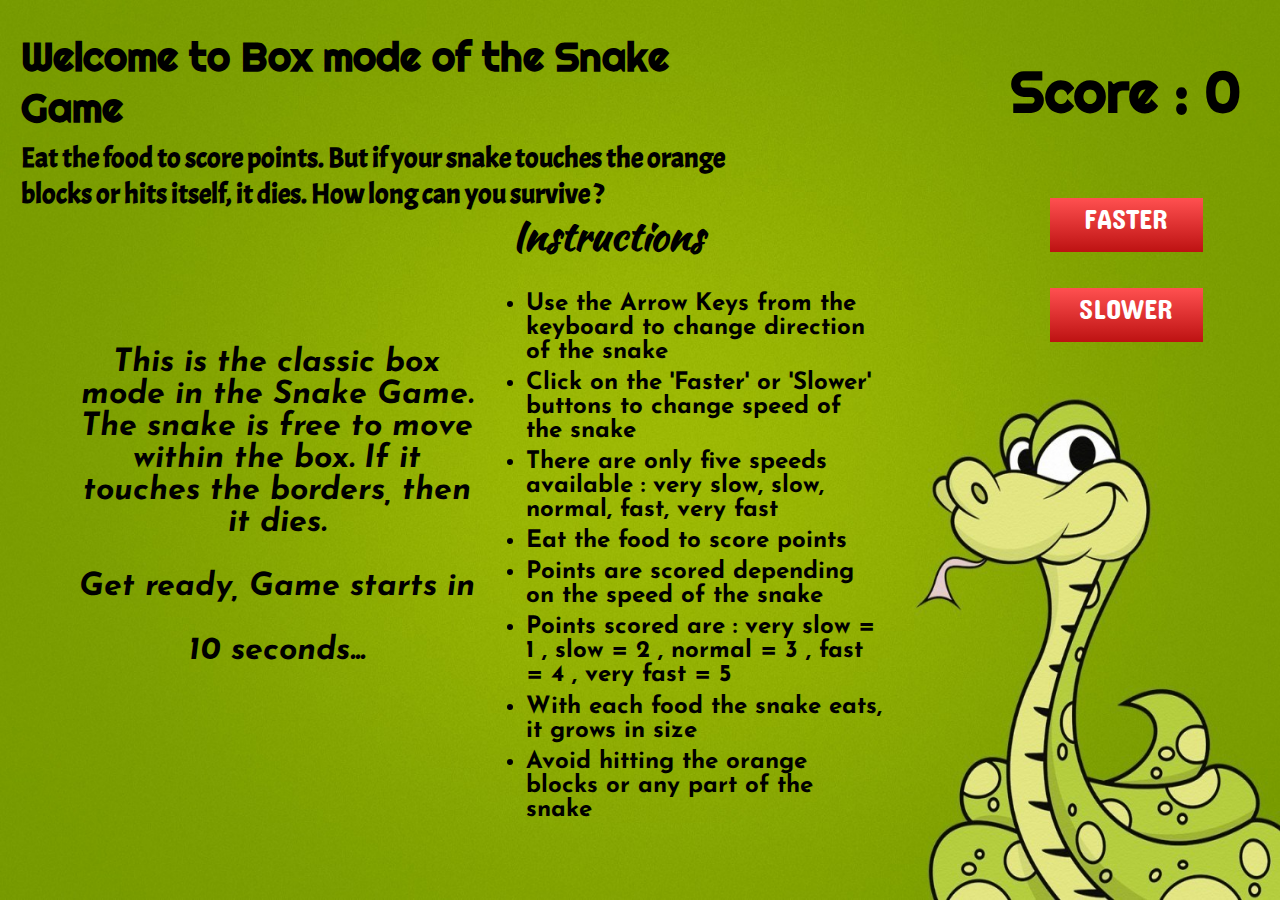
<file: box.html>
<!doctype html>
<html lang = "en">
    <head>
        <title>Snake Game - Box</title>
        <meta charset = "utf-8" />
        <meta http-equiv="Content-type" content="text/html; charset=utf-8" />	   
        <meta name="viewport" content="width=device-width, initial-scale=1" />
        <link rel = "icon" type = "image/png" href = "img/fav_icon.jpg">
        <link rel = "stylesheet" type = "text/css" href = "css/box_style.css" />
        <link href='https://fonts.googleapis.com/css?family=Righteous' rel='stylesheet'>
        <link href='https://fonts.googleapis.com/css?family=Acme' rel='stylesheet'>
        <link href='https://fonts.googleapis.com/css?family=Concert One' rel='stylesheet'>
        <link href='https://fonts.googleapis.com/css?family=Kaushan Script' rel='stylesheet'>
        <link href='https://fonts.googleapis.com/css?family=Josefin Sans' rel='stylesheet'>
    </head>
    <body>
        <div id = "header">
            <h1 id = "welcome">Welcome to Box mode of the Snake Game</h1>
            <h3 id = "intro">Eat the food to score points. But if your snake touches the orange blocks or hits itself, it dies. How long can you survive ?</h3>
        </div>
        <div id = "canvas_div">
            <canvas id = "board" width = "520" height = "520"></canvas>
        </div>
        <div id = "start_text">
            <p>This is the classic box mode in the Snake Game. The snake is free to move within the box. If it touches the borders, then it dies.</p>
            <p>Get ready, Game starts in</p>
            <p><span id = "timer">10</span> seconds...</p>
        </div>
        <div id = "score_div">
            <h1 id = "score">Score : <span id = "points">0</span></h1>
        </div>
        <div id = "speed_div">
            <div class = "speed_change" id = "faster">FASTER</div>
            <div class = "speed_change" id = "slower">SLOWER</div>
        </div>
        <div id = "instructions">
            <h1 id = "instr">Instructions</h1>
            <ul id = "instr_list">
                <li class = "instr_points">Use the Arrow Keys from the keyboard to change direction of the snake</li>
                <li class = "instr_points">Click on the 'Faster' or 'Slower' buttons to change speed of the snake</li>
                <li class = "instr_points">There are only five speeds available : very slow, slow, normal, fast, very fast</li>
                <li class = "instr_points">Eat the food to score points</li>
                <li class = "instr_points">Points are scored depending on the speed of the snake</li>
                <li class = "instr_points">Points scored are : very slow = 1 , slow = 2 , normal = 3 , fast = 4 , very fast = 5</li>
                <li class = "instr_points">With each food the snake eats, it grows in size</li>
                <li class = "instr_points">Avoid hitting the orange blocks or any part of the snake</li>
            </ul>
        </div>
        <script type="text/javascript" src="box_script.js"></script>
    </body>
</html>
</file>
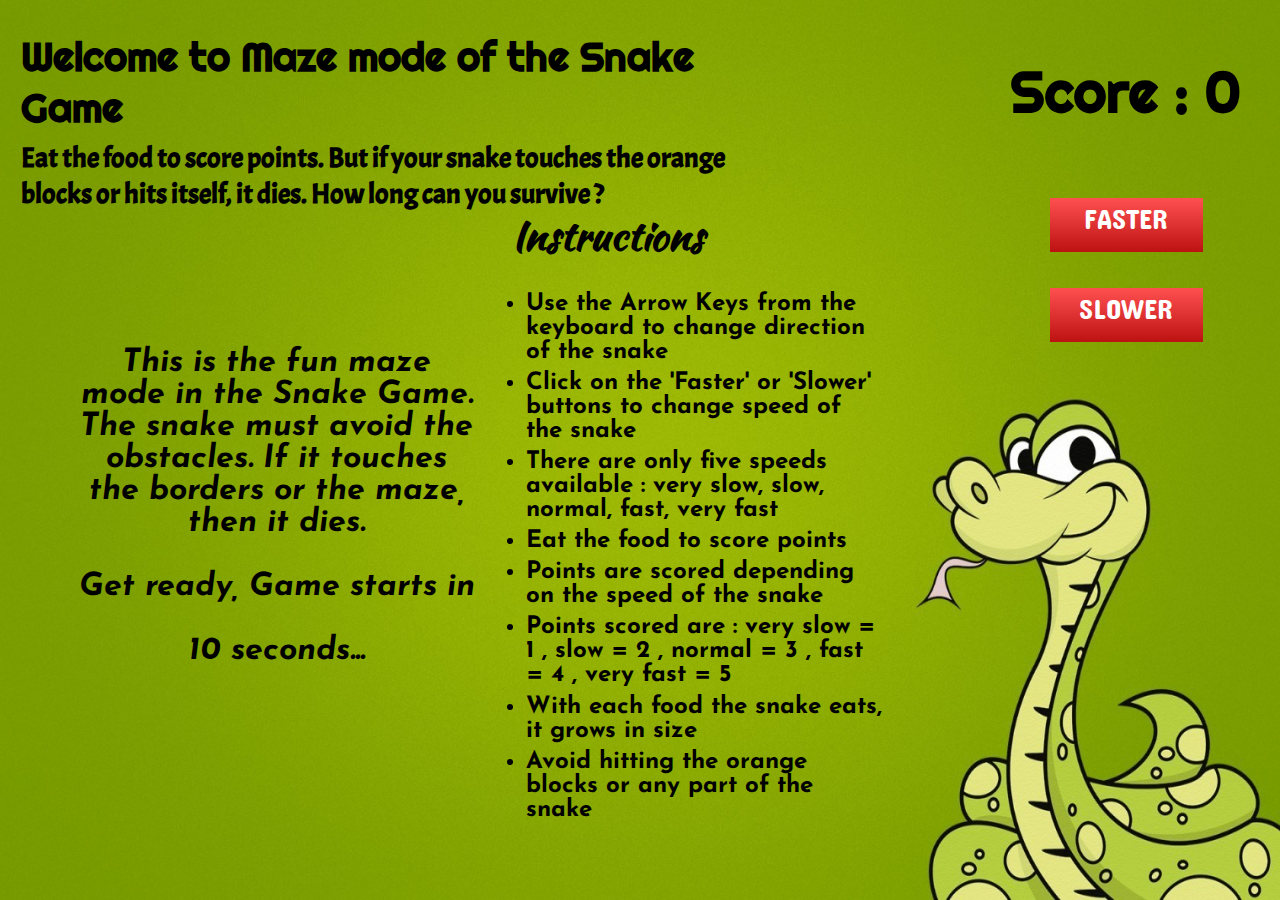
<file: maze.html>
<!doctype html>
<html lang = "en">
    <head>
        <title>Snake Game - Maze</title>
        <meta charset = "utf-8" />
        <meta http-equiv="Content-type" content="text/html; charset=utf-8" />	   
        <meta name="viewport" content="width=device-width, initial-scale=1" />
        <link rel = "icon" type = "image/png" href = "img/fav_icon.jpg">
        <link rel = "stylesheet" type = "text/css" href = "css/box_style.css" />
        <link href='https://fonts.googleapis.com/css?family=Righteous' rel='stylesheet'>
        <link href='https://fonts.googleapis.com/css?family=Acme' rel='stylesheet'>
        <link href='https://fonts.googleapis.com/css?family=Concert One' rel='stylesheet'>
        <link href='https://fonts.googleapis.com/css?family=Kaushan Script' rel='stylesheet'>
        <link href='https://fonts.googleapis.com/css?family=Josefin Sans' rel='stylesheet'>
    </head>
    <body>
        <div id = "header">
            <h1 id = "welcome">Welcome to Maze mode of the Snake Game</h1>
            <h3 id = "intro">Eat the food to score points. But if your snake touches the orange blocks or hits itself, it dies. How long can you survive ?</h3>
        </div>
        <div id = "canvas_div">
            <canvas id = "board" width = "520" height = "520"></canvas>
        </div>
        <div id = "start_text">
            <p>This is the fun maze mode in the Snake Game. The snake must avoid the obstacles. If it touches the borders or the maze, then it dies.</p>
            <p>Get ready, Game starts in</p>
            <p><span id = "timer">10</span> seconds...</p>
        </div>
        <div id = "score_div">
            <h1 id = "score">Score : <span id = "points">0</span></h1>
        </div>
        <div id = "speed_div">
            <div class = "speed_change" id = "faster">FASTER</div>
            <div class = "speed_change" id = "slower">SLOWER</div>
        </div>
        <div id = "instructions">
            <h1 id = "instr">Instructions</h1>
            <ul id = "instr_list">
                <li class = "instr_points">Use the Arrow Keys from the keyboard to change direction of the snake</li>
                <li class = "instr_points">Click on the 'Faster' or 'Slower' buttons to change speed of the snake</li>
                <li class = "instr_points">There are only five speeds available : very slow, slow, normal, fast, very fast</li>
                <li class = "instr_points">Eat the food to score points</li>
                <li class = "instr_points">Points are scored depending on the speed of the snake</li>
                <li class = "instr_points">Points scored are : very slow = 1 , slow = 2 , normal = 3 , fast = 4 , very fast = 5</li>
                <li class = "instr_points">With each food the snake eats, it grows in size</li>
                <li class = "instr_points">Avoid hitting the orange blocks or any part of the snake</li>
            </ul>
        </div>
        <script type="text/javascript" src="maze_script.js"></script>
    </body>
</html>
</file>
<file: css/box_style.css>
*
{
    border : 0;
    padding : 0;
    box-sizing : border-box;
}

body
{
    background-image : url(../img/bg2.jpg);
    background-size : 100vw 100vh;
}

#header
{
    position : relative;
    width : 55vw;
    height : 15vh;
    left : 1vw;
    top : 0.5vh;
}

#welcome
{
    font-family : 'Righteous';
    font-size : 250%;
    margin-bottom : 1%;
}

#intro
{
    margin-top : 0;
    font-family : 'Acme';
    font-size : 175%;
}

#canvas_div
{
    position : absolute;
    bottom : 5vh;
    left : 3vw;
    margin : 0;
    padding : 0;
}

#start_text
{
    position : absolute;
    z-index : 10;
    left : 6vw;
    top : 35vh;
    width : 400px;
    text-align : center;
    font-family : 'Josefin Sans';
    font-size : 200%;
    font-weight : bold;
    font-style : italic;
}

#score_div
{
    position : absolute;
    width : 20vw;
    height : 5vh;
    text-align : left;
    right : 1vw;
    top : 2vh;
}

#score
{
    font-family : 'Righteous';
    font-size : 350%;
}

#speed_div
{
    position : absolute;
    width : 15vw;
    height : 20vh;
    top : 20vh;
    right : 4.5vw;
}

.speed_change
{
    position : absolute;
    width : 80%;
    height : 30%;
    left : 10%;
    background-image : linear-gradient(to bottom, rgba(255,80,80,1), rgba(189,18,18,1));
    text-align : center;
    font-size : 175%;
    font-family : 'Concert One';
    color : white;
    padding : 2%;
}

.speed_change:hover
{
    background-image : linear-gradient(to bottom, rgba(189,18,18,1), rgba(189,18,18,1));
    box-shadow : 0 5px 10px #616161;
}

#faster
{
    top : 10%;
}

#slower
{
    bottom : 10%;
}

#instructions
{
    position : absolute;
    width : 28vw;
    left : 40vw;
    top : 20vh;
}

#instr
{
    font-family : 'Kaushan Script';
    font-size : 250%;
}

#instr_list
{
    position : relative;
    left : 4%;
}

.instr_points
{
    font-family : 'Josefin Sans';
    font-size : 150%;
    margin-bottom : 2%;
    font-weight : bold;
}
</file>
